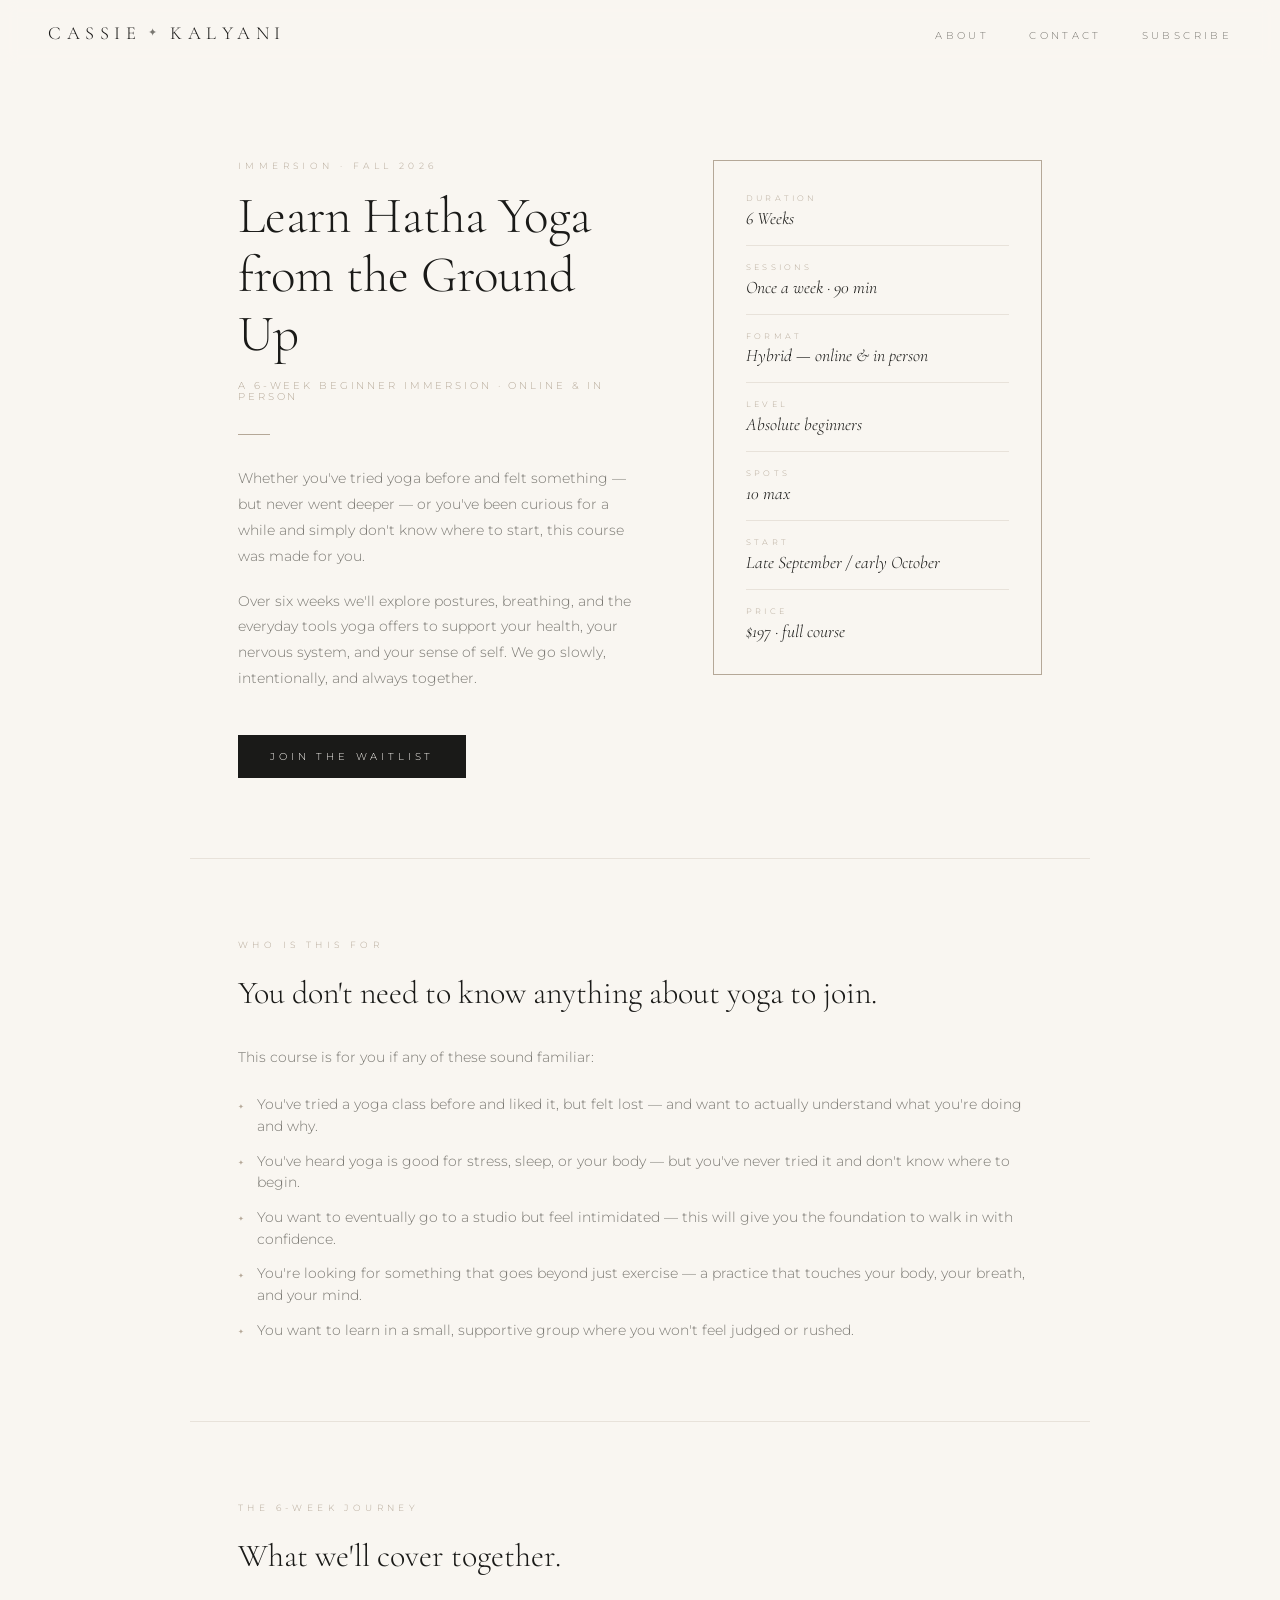
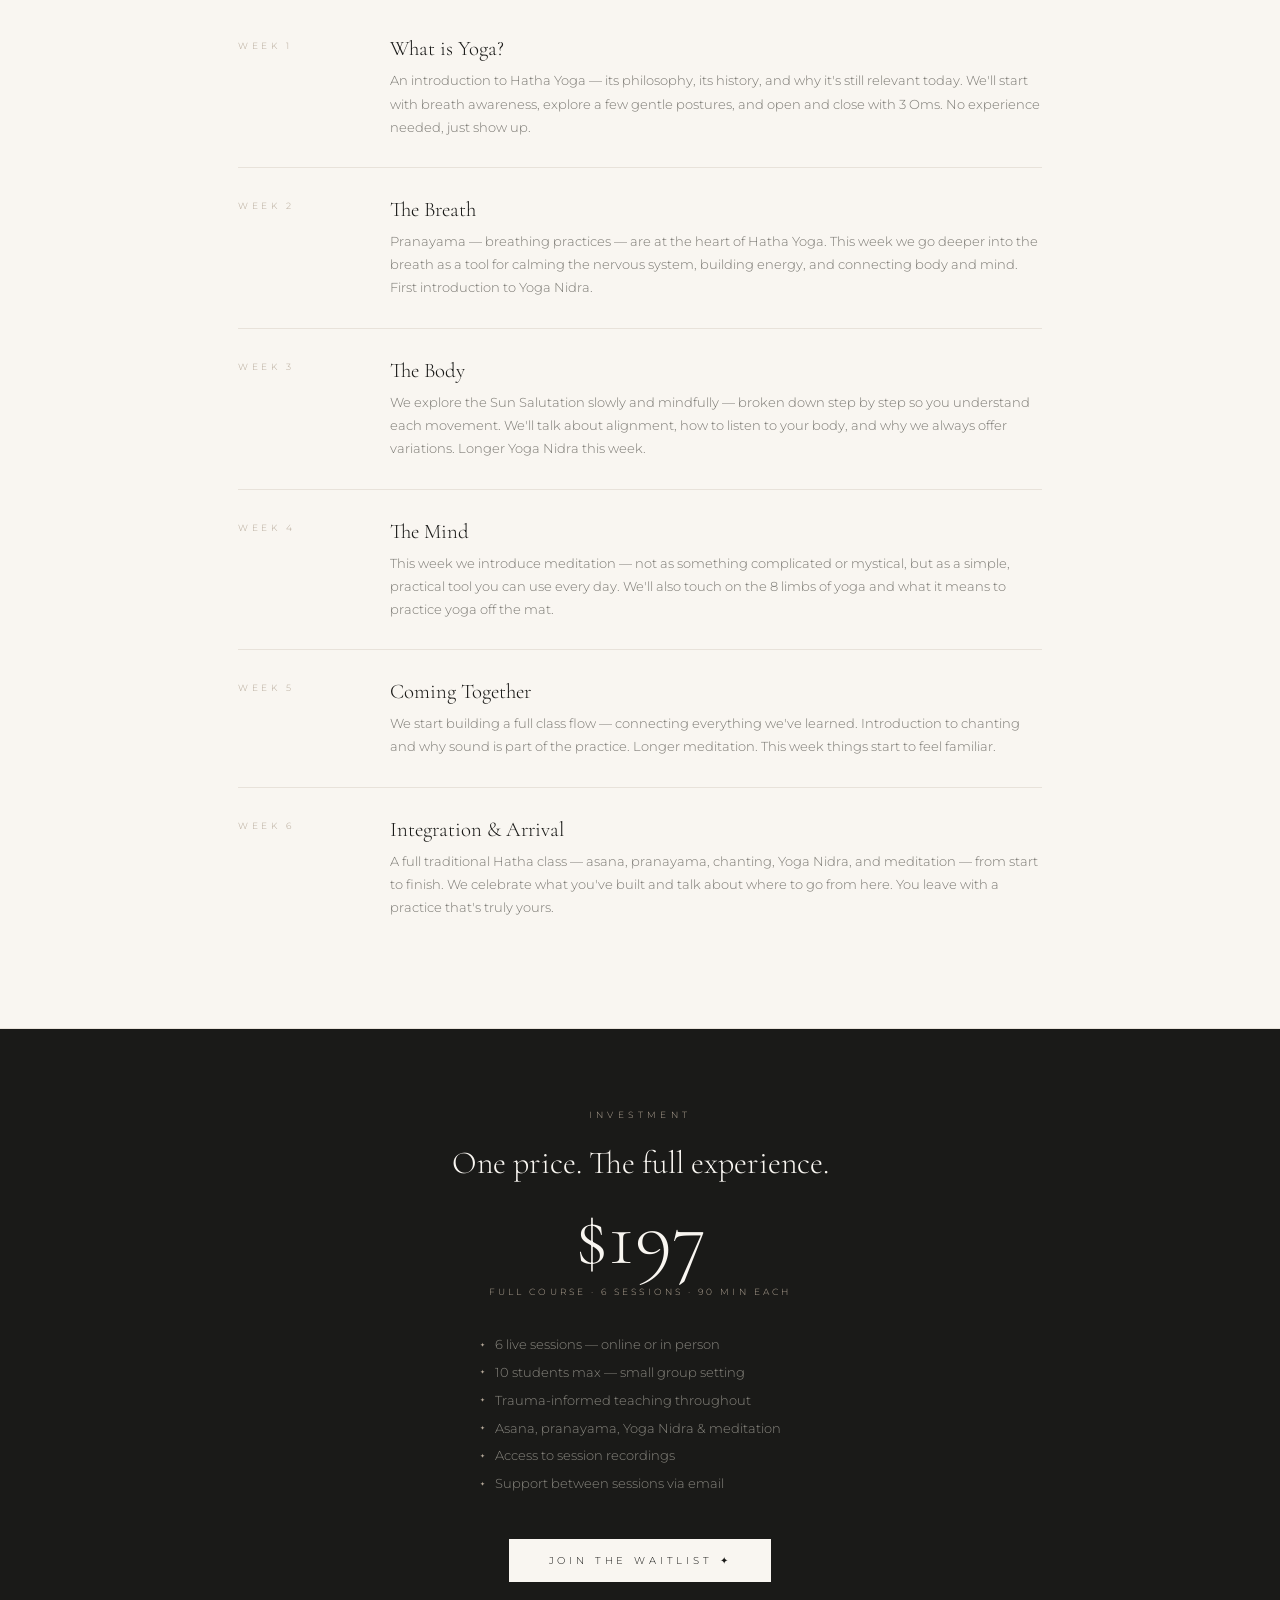
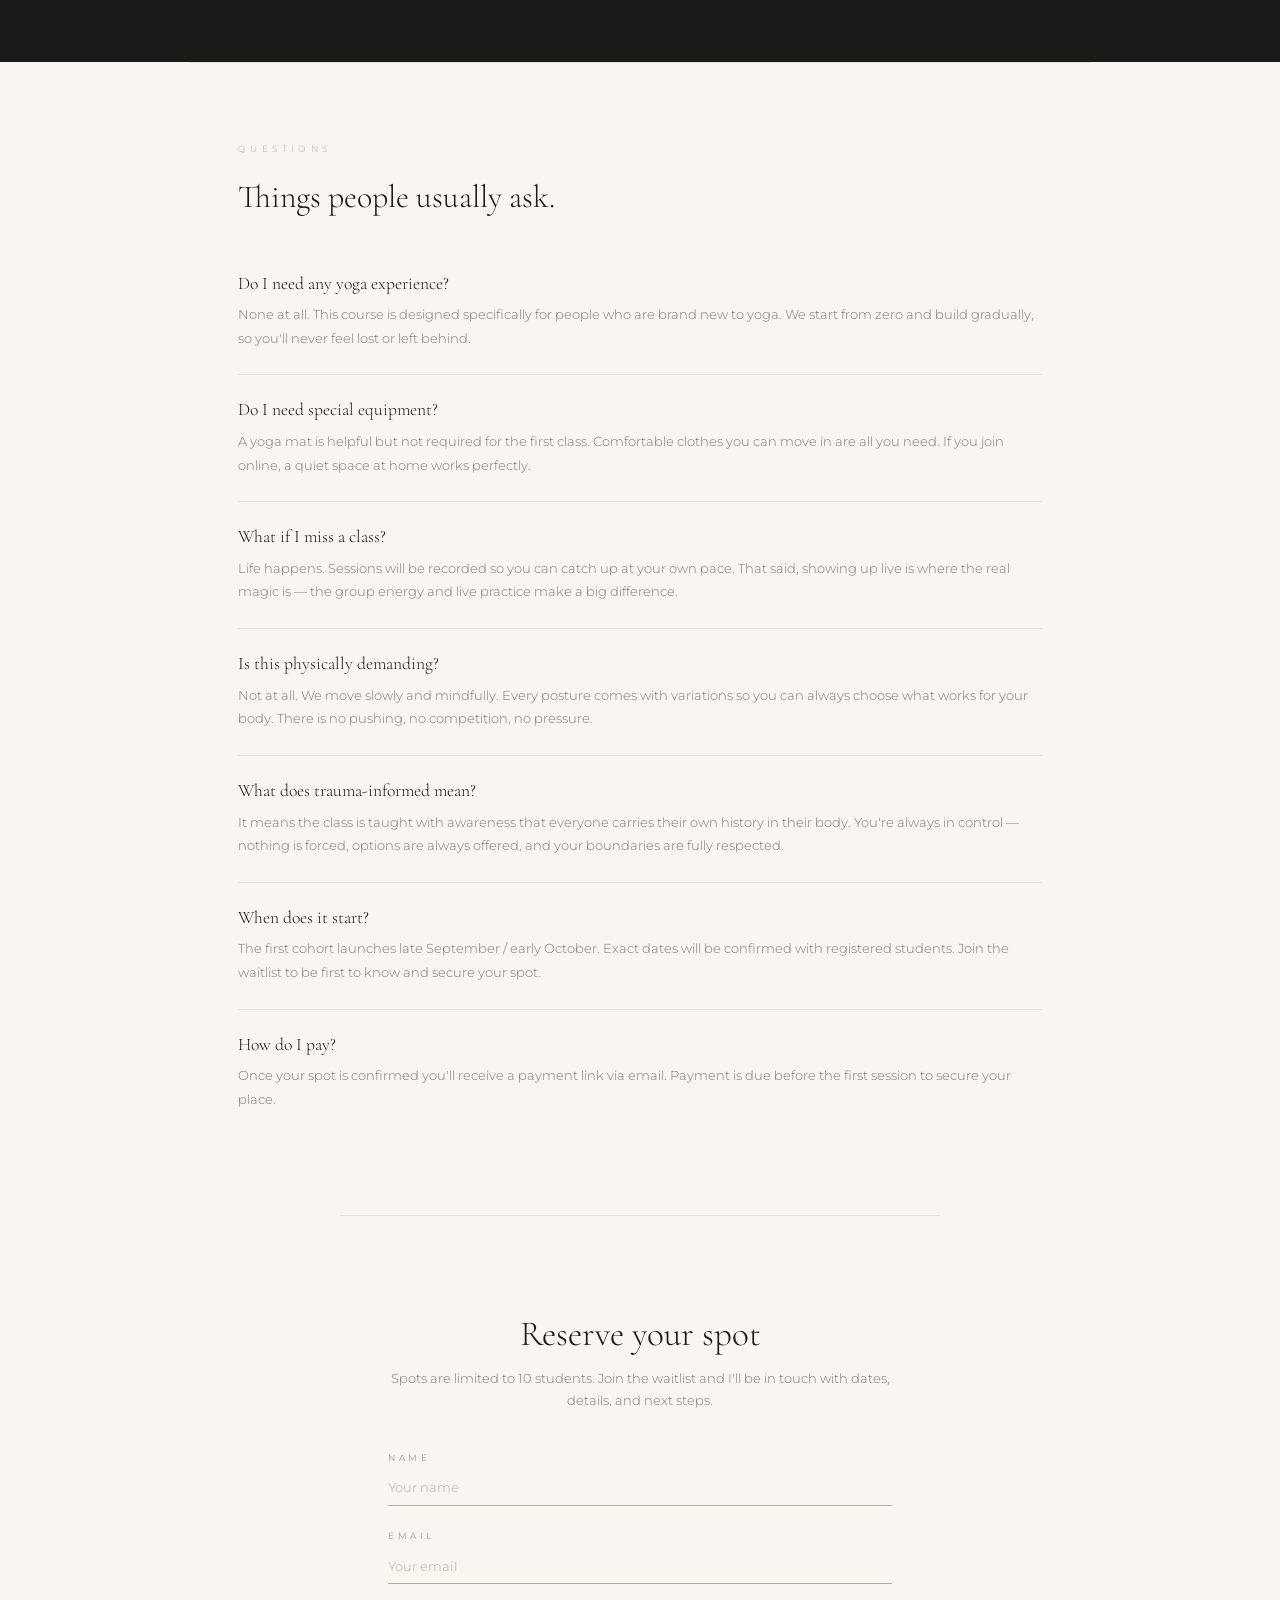
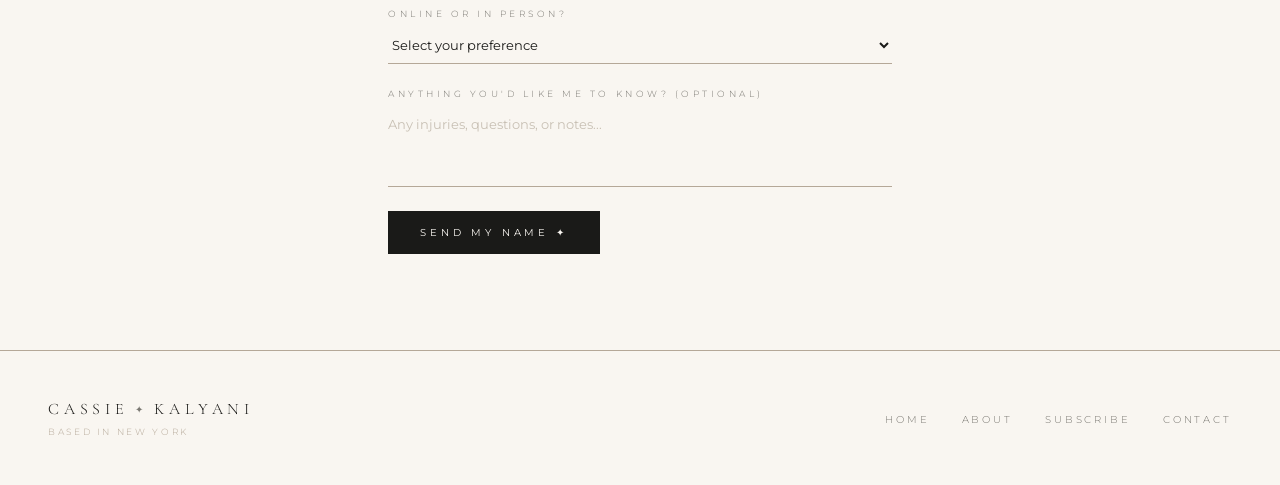
<file: immersion.html>
<!DOCTYPE html>
<html lang="en">
<head>
  <meta charset="UTF-8" />
  <meta name="viewport" content="width=device-width, initial-scale=1.0"/>
  <title>6-Week Hatha Immersion · Cassie · Kalyani</title>
  <link href="https://fonts.googleapis.com/css2?family=Cormorant+Garamond:ital,wght@0,300;0,400;1,300&family=Montserrat:wght@200;300;400&display=swap" rel="stylesheet"/>
  <style>
    *, *::before, *::after { box-sizing: border-box; margin: 0; padding: 0; }

    :root {
      --cream: #f9f6f1;
      --dark: #1a1a18;
      --muted: #7a7872;
      --accent: #b5a898;
      --font-serif: 'Cormorant Garamond', Georgia, serif;
      --font-sans: 'Montserrat', sans-serif;
    }

    html { scroll-behavior: smooth; }

    body {
      background: var(--cream);
      color: var(--dark);
      font-family: var(--font-sans);
      font-weight: 300;
      overflow-x: hidden;
    }

    /* ── NAV ── */
    nav {
      position: fixed;
      top: 0; left: 0; right: 0;
      z-index: 100;
      display: flex;
      align-items: center;
      justify-content: space-between;
      padding: 1.4rem 3rem;
      background: rgba(249, 246, 241, 0.85);
      backdrop-filter: blur(8px);
    }

    .nav-logo {
      font-family: var(--font-serif);
      font-weight: 300;
      font-size: 1.15rem;
      letter-spacing: 0.3em;
      text-transform: uppercase;
      color: var(--dark);
      text-decoration: none;
      display: flex;
      align-items: center;
      gap: 0.4em;
    }

    .nav-logo .star { font-size: 0.7rem; color: var(--muted); transform: translateY(-1px); }

    .nav-links { display: flex; gap: 2.5rem; list-style: none; }

    .nav-links a {
      font-size: 0.6rem;
      letter-spacing: 0.35em;
      text-transform: uppercase;
      color: var(--muted);
      text-decoration: none;
      transition: color 0.2s;
    }

    .nav-links a:hover { color: var(--dark); }

    /* ── HERO ── */
    .imm-hero {
      padding: 10rem 3rem 5rem;
      max-width: 900px;
      margin: 0 auto;
      display: grid;
      grid-template-columns: 1.2fr 1fr;
      gap: 5rem;
      align-items: start;
    }

    .imm-label {
      font-size: 0.55rem;
      letter-spacing: 0.5em;
      text-transform: uppercase;
      color: var(--accent);
      margin-bottom: 1rem;
    }

    .imm-title {
      font-family: var(--font-serif);
      font-weight: 300;
      font-size: clamp(2rem, 5vw, 3.2rem);
      color: var(--dark);
      line-height: 1.15;
      margin-bottom: 1rem;
    }

    .imm-subtitle {
      font-size: 0.6rem;
      letter-spacing: 0.3em;
      text-transform: uppercase;
      color: var(--accent);
      margin-bottom: 2rem;
    }

    .imm-divider {
      width: 32px;
      height: 0.5px;
      background: var(--accent);
      margin-bottom: 2rem;
    }

    .imm-intro {
      font-size: 0.85rem;
      line-height: 1.9;
      color: var(--muted);
      margin-bottom: 1.2rem;
    }

    .imm-cta-top {
      display: inline-block;
      margin-top: 1.5rem;
      font-size: 0.6rem;
      letter-spacing: 0.4em;
      text-transform: uppercase;
      color: var(--cream);
      background: var(--dark);
      padding: 1rem 2rem;
      text-decoration: none;
      transition: opacity 0.2s;
    }

    .imm-cta-top:hover { opacity: 0.8; }

    /* meta box */
    .imm-meta-box {
      border: 0.5px solid var(--accent);
      padding: 2rem;
      position: sticky;
      top: 8rem;
    }

    .imm-meta-row {
      display: flex;
      flex-direction: column;
      gap: 0.3rem;
      padding: 1rem 0;
      border-bottom: 0.5px solid #e8e2da;
    }

    .imm-meta-row:first-child { padding-top: 0; }
    .imm-meta-row:last-child { border-bottom: none; padding-bottom: 0; }

    .imm-meta-label {
      font-size: 0.5rem;
      letter-spacing: 0.4em;
      text-transform: uppercase;
      color: var(--accent);
    }

    .imm-meta-value {
      font-family: var(--font-serif);
      font-size: 1.1rem;
      color: var(--dark);
      font-style: italic;
    }

    /* ── FOR WHO ── */
    .for-who {
      padding: 5rem 3rem;
      border-top: 0.5px solid #e8e2da;
      max-width: 900px;
      margin: 0 auto;
    }

    .section-label {
      font-size: 0.55rem;
      letter-spacing: 0.5em;
      text-transform: uppercase;
      color: var(--accent);
      margin-bottom: 1.5rem;
    }

    .section-heading {
      font-family: var(--font-serif);
      font-weight: 300;
      font-size: 2rem;
      color: var(--dark);
      margin-bottom: 2rem;
      line-height: 1.2;
    }

    .for-who-body {
      font-size: 0.85rem;
      line-height: 1.9;
      color: var(--muted);
      margin-bottom: 1.2rem;
      max-width: 600px;
    }

    .for-who-list {
      list-style: none;
      display: flex;
      flex-direction: column;
      gap: 0.8rem;
      margin-top: 1.5rem;
    }

    .for-who-list li {
      font-size: 0.85rem;
      color: var(--muted);
      display: flex;
      align-items: flex-start;
      gap: 0.8rem;
      line-height: 1.6;
    }

    .for-who-list li::before {
      content: '✦';
      font-size: 0.45rem;
      color: var(--accent);
      flex-shrink: 0;
      margin-top: 0.4rem;
    }

    /* ── CURRICULUM ── */
    .curriculum {
      padding: 5rem 3rem;
      border-top: 0.5px solid #e8e2da;
      max-width: 900px;
      margin: 0 auto;
    }

    .week-list {
      display: flex;
      flex-direction: column;
      gap: 0;
      margin-top: 2rem;
    }

    .week-item {
      display: grid;
      grid-template-columns: 120px 1fr;
      gap: 2rem;
      padding: 1.8rem 0;
      border-bottom: 0.5px solid #e8e2da;
      align-items: start;
    }

    .week-item:last-child { border-bottom: none; }

    .week-number {
      font-size: 0.55rem;
      letter-spacing: 0.4em;
      text-transform: uppercase;
      color: var(--accent);
      padding-top: 0.2rem;
    }

    .week-content {}

    .week-title {
      font-family: var(--font-serif);
      font-weight: 300;
      font-size: 1.3rem;
      color: var(--dark);
      margin-bottom: 0.5rem;
    }

    .week-desc {
      font-size: 0.8rem;
      line-height: 1.8;
      color: var(--muted);
    }

    /* ── PRICING ── */
    .imm-pricing {
      padding: 5rem 3rem;
      border-top: 0.5px solid #e8e2da;
      background: var(--dark);
      text-align: center;
    }

    .imm-pricing .section-label { color: var(--accent); }
    .imm-pricing .section-heading { color: var(--cream); margin-bottom: 1rem; }

    .imm-price-amount {
      font-family: var(--font-serif);
      font-size: 5rem;
      font-weight: 300;
      color: var(--cream);
      line-height: 1;
      margin-bottom: 0.5rem;
    }

    .imm-price-unit {
      font-size: 0.55rem;
      letter-spacing: 0.35em;
      text-transform: uppercase;
      color: var(--accent);
      margin-bottom: 2.5rem;
    }

    .imm-price-features {
      list-style: none;
      display: flex;
      flex-direction: column;
      gap: 0.8rem;
      max-width: 320px;
      margin: 0 auto 3rem;
      text-align: left;
    }

    .imm-price-features li {
      font-size: 0.8rem;
      color: #8a8880;
      display: flex;
      align-items: center;
      gap: 0.6rem;
    }

    .imm-price-features li::before {
      content: '✦';
      font-size: 0.4rem;
      color: var(--accent);
      flex-shrink: 0;
    }

    .imm-price-btn {
      display: inline-block;
      font-size: 0.6rem;
      letter-spacing: 0.4em;
      text-transform: uppercase;
      color: var(--dark);
      background: var(--cream);
      padding: 1rem 2.5rem;
      text-decoration: none;
      transition: opacity 0.2s;
    }

    .imm-price-btn:hover { opacity: 0.8; }

    /* ── FAQ ── */
    .faq {
      padding: 5rem 3rem;
      border-top: 0.5px solid #e8e2da;
      max-width: 900px;
      margin: 0 auto;
    }

    .faq-list {
      margin-top: 2rem;
      display: flex;
      flex-direction: column;
      gap: 0;
    }

    .faq-item {
      padding: 1.5rem 0;
      border-bottom: 0.5px solid #e8e2da;
    }

    .faq-item:last-child { border-bottom: none; }

    .faq-q {
      font-family: var(--font-serif);
      font-weight: 300;
      font-size: 1.1rem;
      color: var(--dark);
      margin-bottom: 0.6rem;
    }

    .faq-a {
      font-size: 0.82rem;
      line-height: 1.8;
      color: var(--muted);
    }

    /* ── WAITLIST ── */
    .waitlist {
      padding: 6rem 3rem;
      border-top: 0.5px solid #e8e2da;
      text-align: center;
      max-width: 600px;
      margin: 0 auto;
    }

    .waitlist-heading {
      font-family: var(--font-serif);
      font-weight: 300;
      font-size: 2.2rem;
      color: var(--dark);
      margin-bottom: 0.8rem;
    }

    .waitlist-sub {
      font-size: 0.8rem;
      color: var(--muted);
      line-height: 1.7;
      margin-bottom: 2.5rem;
    }

    .waitlist-form {
      display: flex;
      flex-direction: column;
      gap: 1.5rem;
      text-align: left;
    }

    .waitlist-field {
      display: flex;
      flex-direction: column;
      gap: 0.5rem;
    }

    .waitlist-label {
      font-size: 0.55rem;
      letter-spacing: 0.4em;
      text-transform: uppercase;
      color: var(--muted);
    }

    .waitlist-input {
      background: none;
      border: none;
      border-bottom: 0.5px solid var(--accent);
      outline: none;
      font-family: var(--font-sans);
      font-size: 0.8rem;
      color: var(--dark);
      padding: 0.6rem 0;
      transition: border-color 0.2s;
      width: 100%;
    }

    .waitlist-input:focus { border-color: var(--dark); }
    .waitlist-input::placeholder { color: #c8c0b4; }

    .waitlist-btn {
      background: var(--dark);
      border: none;
      cursor: pointer;
      font-family: var(--font-sans);
      font-size: 0.6rem;
      letter-spacing: 0.4em;
      text-transform: uppercase;
      color: var(--cream);
      padding: 1rem 2rem;
      transition: opacity 0.2s;
      align-self: flex-start;
    }

    .waitlist-btn:hover { opacity: 0.75; }

    /* ── FOOTER ── */
    footer {
      border-top: 0.5px solid var(--accent);
      padding: 3rem;
      display: flex;
      align-items: center;
      justify-content: space-between;
      flex-wrap: wrap;
      gap: 2rem;
    }

    .footer-logo {
      font-family: var(--font-serif);
      font-weight: 300;
      font-size: 1rem;
      letter-spacing: 0.3em;
      text-transform: uppercase;
      color: var(--dark);
      display: flex;
      align-items: center;
      gap: 0.4em;
      text-decoration: none;
    }

    .footer-logo .star { font-size: 0.65rem; color: var(--muted); }

    .footer-location {
      font-size: 0.55rem;
      letter-spacing: 0.3em;
      text-transform: uppercase;
      color: var(--accent);
      margin-top: 0.4rem;
    }

    .footer-links { display: flex; gap: 2rem; list-style: none; }

    .footer-links a {
      font-size: 0.6rem;
      letter-spacing: 0.3em;
      text-transform: uppercase;
      color: var(--muted);
      text-decoration: none;
      transition: color 0.2s;
    }

    .footer-links a:hover { color: var(--dark); }

    @media (max-width: 900px) {
      nav { padding: 1.2rem 2rem; }
      .imm-hero { grid-template-columns: 1fr; gap: 3rem; padding: 8rem 2rem 4rem; }
      .imm-meta-box { position: static; }
      .for-who, .curriculum, .faq, .waitlist { padding: 4rem 2rem; }
      .imm-pricing { padding: 4rem 2rem; }
      footer { padding: 2.5rem 2rem; }
    }

    @media (max-width: 480px) {
      nav { padding: 1rem 1.2rem; }
      .nav-links { gap: 1.2rem; }
      .nav-links a { font-size: 0.5rem; }
      .imm-hero { padding: 7rem 1.2rem 3rem; }
      .imm-title { font-size: 1.8rem; }
      .week-item { grid-template-columns: 1fr; gap: 0.5rem; }
      .for-who, .curriculum, .faq, .waitlist { padding: 3rem 1.2rem; }
      .imm-pricing { padding: 3rem 1.2rem; }
      .imm-price-amount { font-size: 3.5rem; }
      footer { flex-direction: column; padding: 2rem 1.2rem; }
      .footer-links { flex-wrap: wrap; gap: 1rem; }
    }
  </style>
</head>
<body>

  <!-- NAV -->
  <nav>
    <a href="index.html" class="nav-logo">
      Cassie <span class="star">✦</span> Kalyani
    </a>
    <ul class="nav-links">
      <li><a href="about.html">About</a></li>
      <li><a href="index.html#contact">Contact</a></li>
      <li><a href="index.html#subscribe">Subscribe</a></li>
    </ul>
  </nav>

  <!-- HERO -->
  <div class="imm-hero">
    <div>
      <p class="imm-label">Immersion · Fall 2026</p>
      <h1 class="imm-title">Learn Hatha Yoga<br>from the Ground Up</h1>
      <p class="imm-subtitle">A 6-week beginner immersion · Online & in person</p>
      <div class="imm-divider"></div>
      <p class="imm-intro">Whether you've tried yoga before and felt something — but never went deeper — or you've been curious for a while and simply don't know where to start, this course was made for you.</p>
      <p class="imm-intro">Over six weeks we'll explore postures, breathing, and the everyday tools yoga offers to support your health, your nervous system, and your sense of self. We go slowly, intentionally, and always together.</p>
      <a href="#waitlist" class="imm-cta-top">Join the waitlist</a>
    </div>

    <div class="imm-meta-box">
      <div class="imm-meta-row">
        <span class="imm-meta-label">Duration</span>
        <span class="imm-meta-value">6 Weeks</span>
      </div>
      <div class="imm-meta-row">
        <span class="imm-meta-label">Sessions</span>
        <span class="imm-meta-value">Once a week · 90 min</span>
      </div>
      <div class="imm-meta-row">
        <span class="imm-meta-label">Format</span>
        <span class="imm-meta-value">Hybrid — online & in person</span>
      </div>
      <div class="imm-meta-row">
        <span class="imm-meta-label">Level</span>
        <span class="imm-meta-value">Absolute beginners</span>
      </div>
      <div class="imm-meta-row">
        <span class="imm-meta-label">Spots</span>
        <span class="imm-meta-value">10 max</span>
      </div>
      <div class="imm-meta-row">
        <span class="imm-meta-label">Start</span>
        <span class="imm-meta-value">Late September / early October</span>
      </div>
      <div class="imm-meta-row">
        <span class="imm-meta-label">Price</span>
        <span class="imm-meta-value">$197 · full course</span>
      </div>
    </div>
  </div>

  <!-- FOR WHO -->
  <div class="for-who">
    <p class="section-label">Who is this for</p>
    <h2 class="section-heading">You don't need to know anything about yoga to join.</h2>
    <p class="for-who-body">This course is for you if any of these sound familiar:</p>
    <ul class="for-who-list">
      <li>You've tried a yoga class before and liked it, but felt lost — and want to actually understand what you're doing and why.</li>
      <li>You've heard yoga is good for stress, sleep, or your body — but you've never tried it and don't know where to begin.</li>
      <li>You want to eventually go to a studio but feel intimidated — this will give you the foundation to walk in with confidence.</li>
      <li>You're looking for something that goes beyond just exercise — a practice that touches your body, your breath, and your mind.</li>
      <li>You want to learn in a small, supportive group where you won't feel judged or rushed.</li>
    </ul>
  </div>

  <!-- CURRICULUM -->
  <div class="curriculum">
    <p class="section-label">The 6-week journey</p>
    <h2 class="section-heading">What we'll cover together.</h2>
    <div class="week-list">
      <div class="week-item">
        <span class="week-number">Week 1</span>
        <div class="week-content">
          <p class="week-title">What is Yoga?</p>
          <p class="week-desc">An introduction to Hatha Yoga — its philosophy, its history, and why it's still relevant today. We'll start with breath awareness, explore a few gentle postures, and open and close with 3 Oms. No experience needed, just show up.</p>
        </div>
      </div>
      <div class="week-item">
        <span class="week-number">Week 2</span>
        <div class="week-content">
          <p class="week-title">The Breath</p>
          <p class="week-desc">Pranayama — breathing practices — are at the heart of Hatha Yoga. This week we go deeper into the breath as a tool for calming the nervous system, building energy, and connecting body and mind. First introduction to Yoga Nidra.</p>
        </div>
      </div>
      <div class="week-item">
        <span class="week-number">Week 3</span>
        <div class="week-content">
          <p class="week-title">The Body</p>
          <p class="week-desc">We explore the Sun Salutation slowly and mindfully — broken down step by step so you understand each movement. We'll talk about alignment, how to listen to your body, and why we always offer variations. Longer Yoga Nidra this week.</p>
        </div>
      </div>
      <div class="week-item">
        <span class="week-number">Week 4</span>
        <div class="week-content">
          <p class="week-title">The Mind</p>
          <p class="week-desc">This week we introduce meditation — not as something complicated or mystical, but as a simple, practical tool you can use every day. We'll also touch on the 8 limbs of yoga and what it means to practice yoga off the mat.</p>
        </div>
      </div>
      <div class="week-item">
        <span class="week-number">Week 5</span>
        <div class="week-content">
          <p class="week-title">Coming Together</p>
          <p class="week-desc">We start building a full class flow — connecting everything we've learned. Introduction to chanting and why sound is part of the practice. Longer meditation. This week things start to feel familiar.</p>
        </div>
      </div>
      <div class="week-item">
        <span class="week-number">Week 6</span>
        <div class="week-content">
          <p class="week-title">Integration & Arrival</p>
          <p class="week-desc">A full traditional Hatha class — asana, pranayama, chanting, Yoga Nidra, and meditation — from start to finish. We celebrate what you've built and talk about where to go from here. You leave with a practice that's truly yours.</p>
        </div>
      </div>
    </div>
  </div>

  <!-- PRICING -->
  <div class="imm-pricing" id="pricing">
    <p class="section-label">Investment</p>
    <h2 class="section-heading">One price. The full experience.</h2>
    <p class="imm-price-amount">$197</p>
    <p class="imm-price-unit">full course · 6 sessions · 90 min each</p>
    <ul class="imm-price-features">
      <li>6 live sessions — online or in person</li>
      <li>10 students max — small group setting</li>
      <li>Trauma-informed teaching throughout</li>
      <li>Asana, pranayama, Yoga Nidra & meditation</li>
      <li>Access to session recordings</li>
      <li>Support between sessions via email</li>
    </ul>
    <a href="#waitlist" class="imm-price-btn">Join the waitlist ✦</a>
  </div>

  <!-- FAQ -->
  <div class="faq">
    <p class="section-label">Questions</p>
    <h2 class="section-heading">Things people usually ask.</h2>
    <div class="faq-list">
      <div class="faq-item">
        <p class="faq-q">Do I need any yoga experience?</p>
        <p class="faq-a">None at all. This course is designed specifically for people who are brand new to yoga. We start from zero and build gradually, so you'll never feel lost or left behind.</p>
      </div>
      <div class="faq-item">
        <p class="faq-q">Do I need special equipment?</p>
        <p class="faq-a">A yoga mat is helpful but not required for the first class. Comfortable clothes you can move in are all you need. If you join online, a quiet space at home works perfectly.</p>
      </div>
      <div class="faq-item">
        <p class="faq-q">What if I miss a class?</p>
        <p class="faq-a">Life happens. Sessions will be recorded so you can catch up at your own pace. That said, showing up live is where the real magic is — the group energy and live practice make a big difference.</p>
      </div>
      <div class="faq-item">
        <p class="faq-q">Is this physically demanding?</p>
        <p class="faq-a">Not at all. We move slowly and mindfully. Every posture comes with variations so you can always choose what works for your body. There is no pushing, no competition, no pressure.</p>
      </div>
      <div class="faq-item">
        <p class="faq-q">What does trauma-informed mean?</p>
        <p class="faq-a">It means the class is taught with awareness that everyone carries their own history in their body. You're always in control — nothing is forced, options are always offered, and your boundaries are fully respected.</p>
      </div>
      <div class="faq-item">
        <p class="faq-q">When does it start?</p>
        <p class="faq-a">The first cohort launches late September / early October. Exact dates will be confirmed with registered students. Join the waitlist to be first to know and secure your spot.</p>
      </div>
      <div class="faq-item">
        <p class="faq-q">How do I pay?</p>
        <p class="faq-a">Once your spot is confirmed you'll receive a payment link via email. Payment is due before the first session to secure your place.</p>
      </div>
    </div>
  </div>

  <!-- WAITLIST -->
  <div class="waitlist" id="waitlist">
    <h2 class="waitlist-heading">Reserve your spot</h2>
    <p class="waitlist-sub">Spots are limited to 10 students. Join the waitlist and I'll be in touch with dates, details, and next steps.</p>
    <form class="waitlist-form" onsubmit="handleWaitlist(event)">
      <div class="waitlist-field">
        <label class="waitlist-label">Name</label>
        <input type="text" class="waitlist-input" placeholder="Your name" required />
      </div>
      <div class="waitlist-field">
        <label class="waitlist-label">Email</label>
        <input type="email" class="waitlist-input" placeholder="Your email" required />
      </div>
      <div class="waitlist-field">
        <label class="waitlist-label">Online or in person?</label>
        <select class="waitlist-input" required>
          <option value="" disabled selected>Select your preference</option>
          <option value="online">Online</option>
          <option value="inperson">In person</option>
          <option value="either">Either works for me</option>
        </select>
      </div>
      <div class="waitlist-field">
        <label class="waitlist-label">Anything you'd like me to know? (optional)</label>
        <textarea class="waitlist-input" style="resize:none;height:80px;" placeholder="Any injuries, questions, or notes..."></textarea>
      </div>
      <button type="submit" class="waitlist-btn">Send my name ✦</button>
    </form>
  </div>

  <!-- FOOTER -->
  <footer>
    <div>
      <a href="index.html" class="footer-logo">
        Cassie <span class="star">✦</span> Kalyani
      </a>
      <p class="footer-location">Based in New York</p>
    </div>
    <ul class="footer-links">
      <li><a href="index.html">Home</a></li>
      <li><a href="about.html">About</a></li>
      <li><a href="index.html#subscribe">Subscribe</a></li>
      <li><a href="index.html#contact">Contact</a></li>
    </ul>
  </footer>

  <script>
    function handleWaitlist(e) {
      e.preventDefault();
      const btn = e.target.querySelector('.waitlist-btn');
      btn.textContent = 'You\'re on the list ✦';
      btn.style.opacity = '0.5';
      btn.disabled = true;
    }
  </script>

</body>
</html>
</file>
